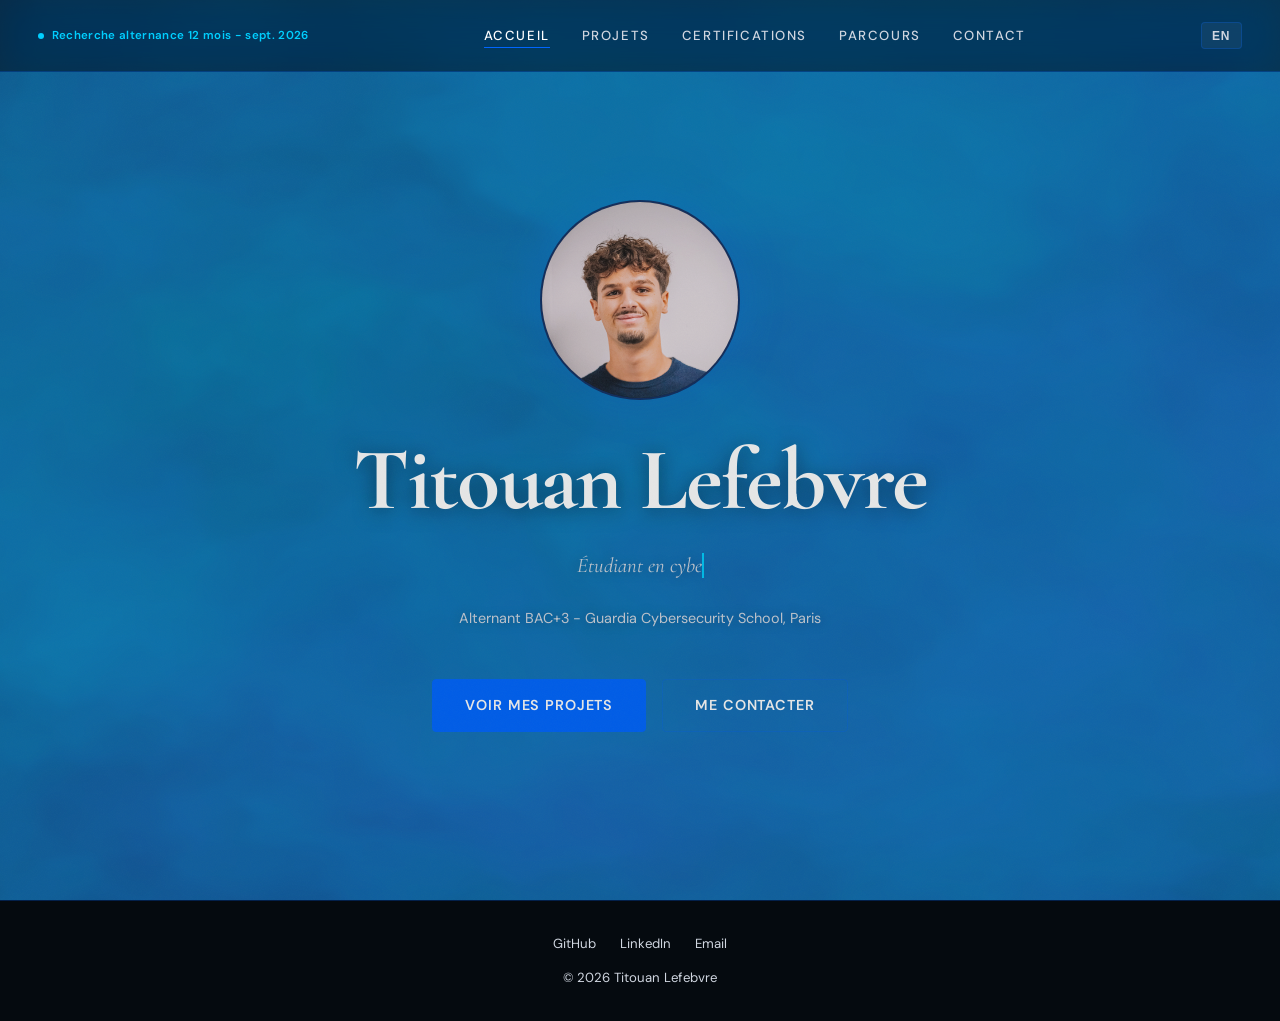
<file: index.html>
<!DOCTYPE html>
<html lang="fr" data-lang="fr">
<head>
  <meta charset="UTF-8">
  <meta name="viewport" content="width=device-width, initial-scale=1.0">
  <title>Titouan Lefebvre - Cybersécurité</title>
  <link rel="stylesheet" href="style.css">
</head>
<body>

<div class="page-transition"></div>
<div id="shader-bg"></div>
<div class="shader-veil"></div>

<nav class="navbar">
  <a href="index.html" class="nav-availability">
    <span class="pulse"></span>
    <span data-fr="Recherche alternance 12 mois - sept. 2026" data-en="Looking for 12-month apprenticeship - Sept. 2026">Recherche alternance 12 mois - sept. 2026</span>
  </a>
  <ul class="nav-center">
    <li><a href="index.html" class="nav-link" data-fr="Accueil" data-en="Home">Accueil</a></li>
    <li><a href="projets.html" class="nav-link" data-fr="Projets" data-en="Projects">Projets</a></li>
    <li><a href="certifications.html" class="nav-link" data-fr="Certifications" data-en="Certifications">Certifications</a></li>
    <li><a href="parcours.html" class="nav-link" data-fr="Parcours" data-en="Background">Parcours</a></li>
    <li><a href="contact.html" class="nav-link">Contact</a></li>
  </ul>
  <div class="nav-right">
    <button class="lang-toggle">EN</button>
    <button class="burger" aria-label="Menu"><span></span><span></span><span></span></button>
  </div>
</nav>
<div class="mobile-menu">
  <a href="index.html" class="nav-link" data-fr="Accueil" data-en="Home">Accueil</a>
  <a href="projets.html" class="nav-link" data-fr="Projets" data-en="Projects">Projets</a>
  <a href="certifications.html" class="nav-link" data-fr="Certifications" data-en="Certifications">Certifications</a>
  <a href="parcours.html" class="nav-link" data-fr="Parcours" data-en="Background">Parcours</a>
  <a href="contact.html" class="nav-link">Contact</a>
</div>

<div class="page-content">
  <section class="hero">
    <div class="hero__photo reveal">
      <img src="Photo.jpg" alt="Titouan Lefebvre" style="object-position: center 20%;">
    </div>
    <h1 class="hero__name reveal reveal-d1">Titouan <span class="accent">Lefebvre</span></h1>
    <p class="hero__tagline reveal reveal-d2">
      <span class="hero__typewriter" data-fr="Étudiant en cybersécurité" data-en="Cybersecurity student" data-text="Étudiant en cybersécurité"></span>
    </p>
    <p class="hero__tagline reveal reveal-d3" style="margin-top:1rem; font-style:normal; font-family:var(--font-body); font-size:.9rem; color:var(--white-muted);">
      <span data-fr="Alternant BAC+3 - Guardia Cybersecurity School, Paris" data-en="Work-study BAC+3 - Guardia Cybersecurity School, Paris">Alternant BAC+3 - Guardia Cybersecurity School, Paris</span>
    </p>
    <div class="hero__cta-group reveal reveal-d4">
      <a href="projets.html" class="btn btn--primary" data-fr="Voir mes projets" data-en="View my projects">Voir mes projets</a>
      <a href="contact.html" class="btn btn--outline" data-fr="Me contacter" data-en="Contact me">Me contacter</a>
    </div>
  </section>
</div>

<footer class="footer">
  <div class="footer__links">
    <a href="https://github.com/Bearwholovebeer" target="_blank" class="footer__link">GitHub</a>
    <a href="https://www.linkedin.com/in/titouan-lefebvre-le-brouster-031602282" target="_blank" class="footer__link">LinkedIn</a>
    <a href="contact.html" class="footer__link">Email</a>
  </div>
  <p>&copy; <span id="copyright-year"></span> Titouan Lefebvre</p>
</footer>

<script src="nav.js"></script>
</body>
</html>
</file>
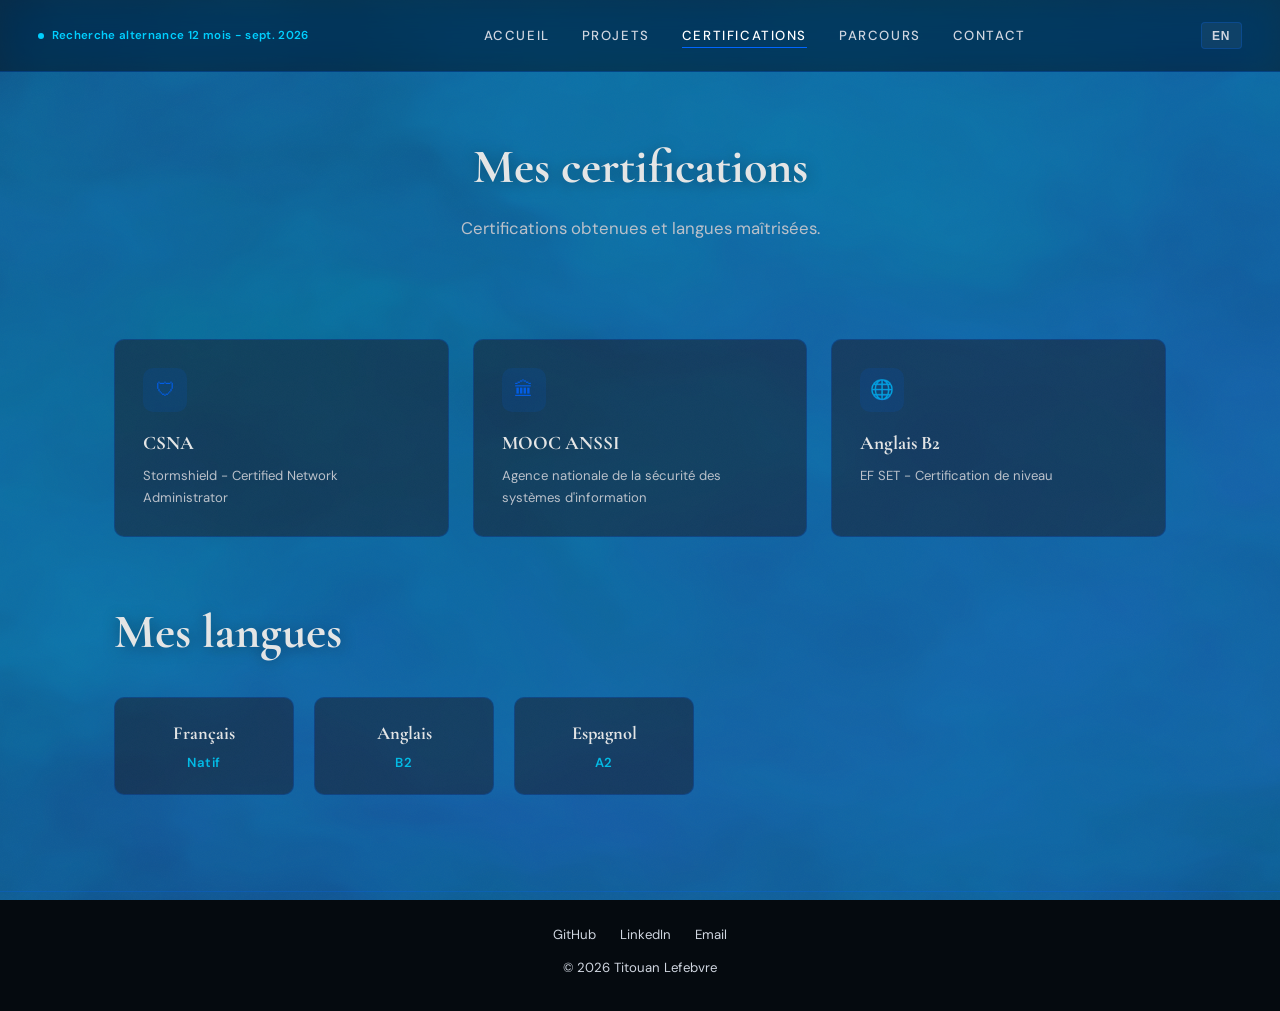
<file: certifications.html>
<!DOCTYPE html>
<html lang="fr" data-lang="fr">
<head>
  <meta charset="UTF-8">
  <meta name="viewport" content="width=device-width, initial-scale=1.0">
  <title>Certifications - Titouan Lefebvre</title>
  <link rel="stylesheet" href="style.css">
</head>
<body>
<div class="page-transition"></div>
<div id="shader-bg"></div>
<div class="shader-veil"></div>

<nav class="navbar">
  <a href="index.html" class="nav-availability"><span class="pulse"></span><span data-fr="Recherche alternance 12 mois - sept. 2026" data-en="Looking for 12-month apprenticeship - Sept. 2026">Recherche alternance 12 mois - sept. 2026</span></a>
  <ul class="nav-center">
    <li><a href="index.html" class="nav-link" data-fr="Accueil" data-en="Home">Accueil</a></li>
    <li><a href="projets.html" class="nav-link" data-fr="Projets" data-en="Projects">Projets</a></li>
    <li><a href="certifications.html" class="nav-link" data-fr="Certifications" data-en="Certifications">Certifications</a></li>
    <li><a href="parcours.html" class="nav-link" data-fr="Parcours" data-en="Background">Parcours</a></li>
    <li><a href="contact.html" class="nav-link">Contact</a></li>
  </ul>
  <div class="nav-right"><button class="lang-toggle">EN</button><button class="burger" aria-label="Menu"><span></span><span></span><span></span></button></div>
</nav>
<div class="mobile-menu">
  <a href="index.html" class="nav-link" data-fr="Accueil" data-en="Home">Accueil</a>
  <a href="projets.html" class="nav-link" data-fr="Projets" data-en="Projects">Projets</a>
  <a href="certifications.html" class="nav-link" data-fr="Certifications" data-en="Certifications">Certifications</a>
  <a href="parcours.html" class="nav-link" data-fr="Parcours" data-en="Background">Parcours</a>
  <a href="contact.html" class="nav-link">Contact</a>
</div>

<div class="page-content">
  <header class="page-header">
    <h1 class="section__title reveal"><span data-fr="Mes" data-en="My">Mes</span> <span class="accent" data-fr="certifications" data-en="certifications">certifications</span></h1>
    <p class="section__subtitle reveal reveal-d1" data-fr="Certifications obtenues et langues maîtrisées." data-en="Certifications earned and languages spoken.">Certifications obtenues et langues maîtrisées.</p>
  </header>
  <section class="section" style="padding-top:0">
    <div class="cert-grid">
      <div class="cert-card reveal"><div class="cert-card__icon">🛡</div><h3 class="cert-card__name">CSNA</h3><p class="cert-card__org" data-fr="Stormshield - Certified Network Administrator" data-en="Stormshield - Certified Network Administrator">Stormshield - Certified Network Administrator</p></div>
      <div class="cert-card reveal"><div class="cert-card__icon">🏛</div><h3 class="cert-card__name">MOOC ANSSI</h3><p class="cert-card__org" data-fr="Agence nationale de la sécurité des systèmes d'information" data-en="French national agency for information systems security">Agence nationale de la sécurité des systèmes d'information</p></div>
      <div class="cert-card reveal"><div class="cert-card__icon">🌐</div><h3 class="cert-card__name" data-fr="Anglais B2" data-en="English B2">Anglais B2</h3><p class="cert-card__org" data-fr="EF SET - Certification de niveau" data-en="EF SET - Level certification">EF SET - Certification de niveau</p></div>
    </div>
    <h2 class="section__title reveal" style="margin-bottom:1.5rem;"><span data-fr="Mes" data-en="My">Mes</span> <span class="accent" data-fr="langues" data-en="languages">langues</span></h2>
    <div class="langues-list reveal">
      <div class="langue-item"><p class="langue-item__name" data-fr="Français" data-en="French">Français</p><p class="langue-item__level" data-fr="Natif" data-en="Native">Natif</p></div>
      <div class="langue-item"><p class="langue-item__name" data-fr="Anglais" data-en="English">Anglais</p><p class="langue-item__level">B2</p></div>
      <div class="langue-item"><p class="langue-item__name" data-fr="Espagnol" data-en="Spanish">Espagnol</p><p class="langue-item__level">A2</p></div>
    </div>
  </section>
</div>

<footer class="footer">
  <div class="footer__links">
    <a href="https://github.com/Bearwholovebeer" target="_blank" class="footer__link">GitHub</a>
    <a href="https://www.linkedin.com/in/titouan-lefebvre-le-brouster-031602282" target="_blank" class="footer__link">LinkedIn</a>
    <a href="contact.html" class="footer__link">Email</a>
  </div>
  <p>&copy; <span id="copyright-year"></span> Titouan Lefebvre</p>
</footer>
<script src="nav.js"></script>
</body>
</html>
</file>
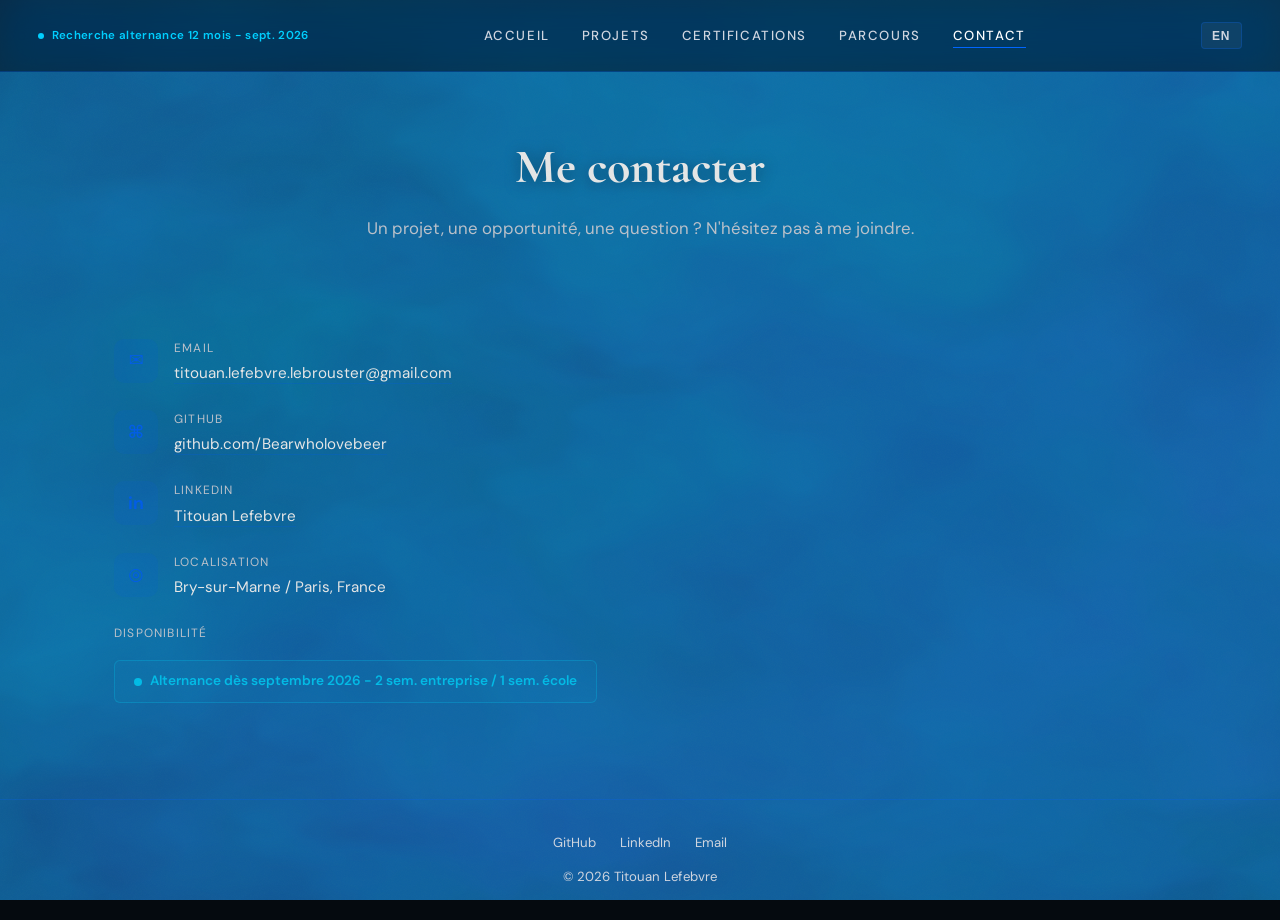
<file: contact.html>
<!DOCTYPE html>
<html lang="fr" data-lang="fr">
<head>
  <meta charset="UTF-8">
  <meta name="viewport" content="width=device-width, initial-scale=1.0">
  <title>Contact - Titouan Lefebvre</title>
  <link rel="stylesheet" href="style.css">
</head>
<body>
<div class="page-transition"></div>
<div id="shader-bg"></div>
<div class="shader-veil"></div>

<nav class="navbar">
  <a href="index.html" class="nav-availability"><span class="pulse"></span><span data-fr="Recherche alternance 12 mois - sept. 2026" data-en="Looking for 12-month apprenticeship - Sept. 2026">Recherche alternance 12 mois - sept. 2026</span></a>
  <ul class="nav-center">
    <li><a href="index.html" class="nav-link" data-fr="Accueil" data-en="Home">Accueil</a></li>
    <li><a href="projets.html" class="nav-link" data-fr="Projets" data-en="Projects">Projets</a></li>
    <li><a href="certifications.html" class="nav-link" data-fr="Certifications" data-en="Certifications">Certifications</a></li>
    <li><a href="parcours.html" class="nav-link" data-fr="Parcours" data-en="Background">Parcours</a></li>
    <li><a href="contact.html" class="nav-link">Contact</a></li>
  </ul>
  <div class="nav-right"><button class="lang-toggle">EN</button><button class="burger" aria-label="Menu"><span></span><span></span><span></span></button></div>
</nav>
<div class="mobile-menu">
  <a href="index.html" class="nav-link" data-fr="Accueil" data-en="Home">Accueil</a>
  <a href="projets.html" class="nav-link" data-fr="Projets" data-en="Projects">Projets</a>
  <a href="certifications.html" class="nav-link" data-fr="Certifications" data-en="Certifications">Certifications</a>
  <a href="parcours.html" class="nav-link" data-fr="Parcours" data-en="Background">Parcours</a>
  <a href="contact.html" class="nav-link">Contact</a>
</div>

<div class="page-content">
  <header class="page-header">
    <h1 class="section__title reveal"><span data-fr="Me" data-en="">Me</span> <span class="accent" data-fr="contacter" data-en="Contact me">contacter</span></h1>
    <p class="section__subtitle reveal reveal-d1" data-fr="Un projet, une opportunité, une question ? N'hésitez pas à me joindre." data-en="A project, an opportunity, a question? Don't hesitate to reach out.">Un projet, une opportunité, une question ? N'hésitez pas à me joindre.</p>
  </header>
  <section class="section" style="padding-top:0">
    <div class="contact-wrapper">
      <div class="contact-info">
        <div class="contact-info__item reveal"><div class="contact-info__icon">✉</div><div><p class="contact-info__label">Email</p><p class="contact-info__value"><a href="mailto:titouan.lefebvre.lebrouster@gmail.com">titouan.lefebvre.lebrouster@gmail.com</a></p></div></div>
        <div class="contact-info__item reveal"><div class="contact-info__icon">⌘</div><div><p class="contact-info__label">GitHub</p><p class="contact-info__value"><a href="https://github.com/Bearwholovebeer" target="_blank">github.com/Bearwholovebeer</a></p></div></div>
        <div class="contact-info__item reveal"><div class="contact-info__icon">in</div><div><p class="contact-info__label">LinkedIn</p><p class="contact-info__value"><a href="https://www.linkedin.com/in/titouan-lefebvre-le-brouster-031602282" target="_blank">Titouan Lefebvre</a></p></div></div>
        <div class="contact-info__item reveal"><div class="contact-info__icon">◎</div><div><p class="contact-info__label" data-fr="Localisation" data-en="Location">Localisation</p><p class="contact-info__value">Bry-sur-Marne / Paris, France</p></div></div>
        <div class="reveal"><p class="contact-info__label" style="margin-bottom:.5rem;" data-fr="Disponibilité" data-en="Availability">Disponibilité</p><div class="availability-badge" data-fr="Alternance dès septembre 2026 - 2 sem. entreprise / 1 sem. école" data-en="Apprenticeship from September 2026 - 2 weeks company / 1 week school">Alternance dès septembre 2026 - 2 sem. entreprise / 1 sem. école</div></div>
      </div>
    </div>
  </section>
</div>

<footer class="footer">
  <div class="footer__links">
    <a href="https://github.com/Bearwholovebeer" target="_blank" class="footer__link">GitHub</a>
    <a href="https://www.linkedin.com/in/titouan-lefebvre-le-brouster-031602282" target="_blank" class="footer__link">LinkedIn</a>
    <a href="contact.html" class="footer__link">Email</a>
  </div>
  <p>&copy; <span id="copyright-year"></span> Titouan Lefebvre</p>
</footer>
<script src="nav.js"></script>
</body>
</html>
</file>
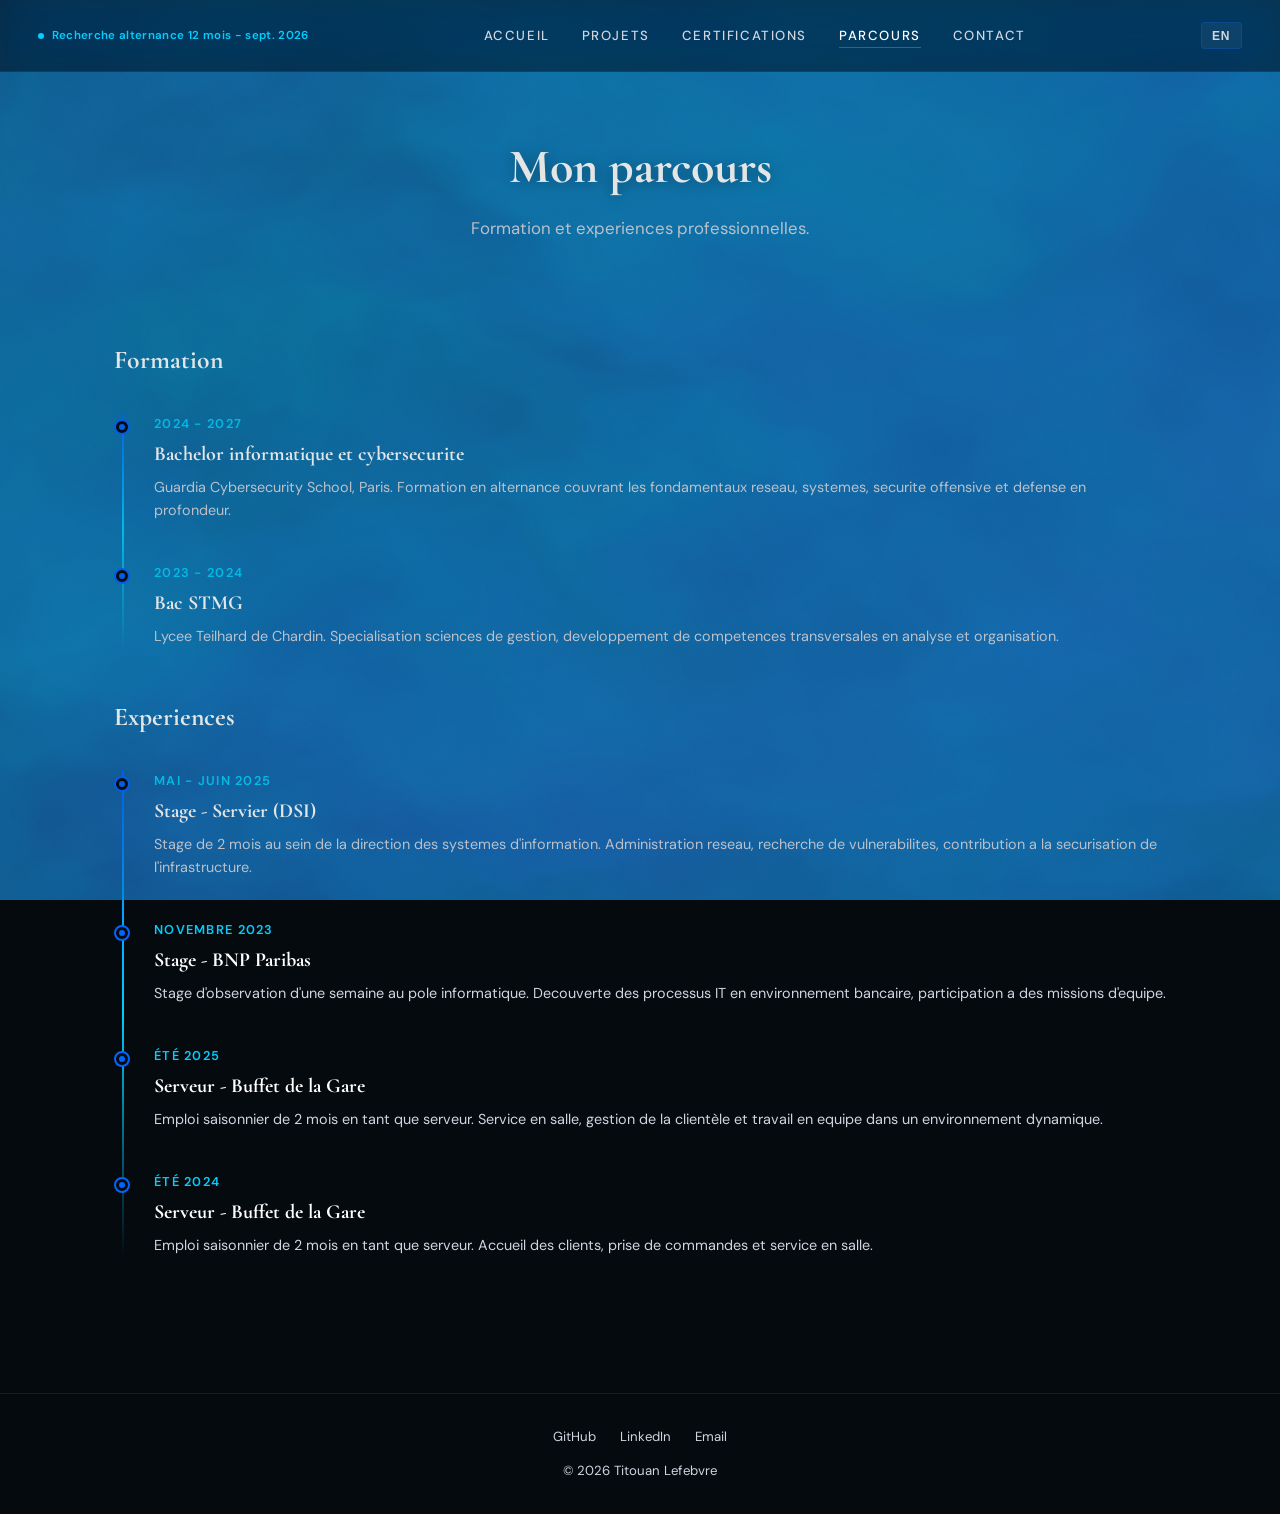
<file: parcours.html>
<!DOCTYPE html>
<html lang="fr" data-lang="fr">
<head>
  <meta charset="UTF-8">
  <meta name="viewport" content="width=device-width, initial-scale=1.0">
  <title>Parcours - Titouan Lefebvre</title>
  <link rel="stylesheet" href="style.css">
</head>
<body>
<div class="page-transition"></div>
<div id="shader-bg"></div>
<div class="shader-veil"></div>

<nav class="navbar">
  <a href="index.html" class="nav-availability"><span class="pulse"></span><span data-fr="Recherche alternance 12 mois - sept. 2026" data-en="Looking for 12-month apprenticeship - Sept. 2026">Recherche alternance 12 mois - sept. 2026</span></a>
  <ul class="nav-center">
    <li><a href="index.html" class="nav-link" data-fr="Accueil" data-en="Home">Accueil</a></li>
    <li><a href="projets.html" class="nav-link" data-fr="Projets" data-en="Projects">Projets</a></li>
    <li><a href="certifications.html" class="nav-link" data-fr="Certifications" data-en="Certifications">Certifications</a></li>
    <li><a href="parcours.html" class="nav-link" data-fr="Parcours" data-en="Background">Parcours</a></li>
    <li><a href="contact.html" class="nav-link">Contact</a></li>
  </ul>
  <div class="nav-right"><button class="lang-toggle">EN</button><button class="burger" aria-label="Menu"><span></span><span></span><span></span></button></div>
</nav>
<div class="mobile-menu">
  <a href="index.html" class="nav-link" data-fr="Accueil" data-en="Home">Accueil</a>
  <a href="projets.html" class="nav-link" data-fr="Projets" data-en="Projects">Projets</a>
  <a href="certifications.html" class="nav-link" data-fr="Certifications" data-en="Certifications">Certifications</a>
  <a href="parcours.html" class="nav-link" data-fr="Parcours" data-en="Background">Parcours</a>
  <a href="contact.html" class="nav-link">Contact</a>
</div>

<div class="page-content">
  <header class="page-header">
    <h1 class="section__title reveal"><span data-fr="Mon" data-en="My">Mon</span> <span class="accent" data-fr="parcours" data-en="background">parcours</span></h1>
    <p class="section__subtitle reveal reveal-d1" data-fr="Formation et experiences professionnelles." data-en="Education and professional experience.">Formation et experiences professionnelles.</p>
  </header>
  <section class="section" style="padding-top:0">
    <h2 class="timeline__section-title reveal" data-fr="Formation" data-en="Education">Formation</h2>
    <div class="timeline">
      <div class="timeline__block reveal"><div class="timeline__dot"></div><p class="timeline__date">2024 - 2027</p><h3 class="timeline__title" data-fr="Bachelor informatique et cybersecurite" data-en="Bachelor in IT and cybersecurity">Bachelor informatique et cybersecurite</h3><p class="timeline__desc" data-fr="Guardia Cybersecurity School, Paris. Formation en alternance couvrant les fondamentaux reseau, systemes, securite offensive et defense en profondeur." data-en="Guardia Cybersecurity School, Paris. Work-study program covering networking fundamentals, systems, offensive security and defense in depth.">Guardia Cybersecurity School, Paris. Formation en alternance couvrant les fondamentaux reseau, systemes, securite offensive et defense en profondeur.</p></div>
      <div class="timeline__block reveal"><div class="timeline__dot"></div><p class="timeline__date">2023 - 2024</p><h3 class="timeline__title" data-fr="Bac STMG" data-en="Bac STMG (management sciences)">Bac STMG</h3><p class="timeline__desc" data-fr="Lycee Teilhard de Chardin. Specialisation sciences de gestion, developpement de competences transversales en analyse et organisation." data-en="Lycee Teilhard de Chardin. Management sciences specialization, development of cross-functional skills in analysis and organization.">Lycee Teilhard de Chardin. Specialisation sciences de gestion, developpement de competences transversales en analyse et organisation.</p></div>
    </div>
    <h2 class="timeline__section-title reveal" style="margin-top:3rem;" data-fr="Experiences" data-en="Experience">Experiences</h2>
    <div class="timeline">
      <div class="timeline__block reveal"><div class="timeline__dot"></div><p class="timeline__date" data-fr="Mai - juin 2025" data-en="May - June 2025">Mai - juin 2025</p><h3 class="timeline__title" data-fr="Stage - Servier (DSI)" data-en="Internship - Servier (IT dept.)">Stage - Servier (DSI)</h3><p class="timeline__desc" data-fr="Stage de 2 mois au sein de la direction des systemes d'information. Administration reseau, recherche de vulnerabilites, contribution a la securisation de l'infrastructure." data-en="2-month internship within the IT department. Network administration, vulnerability research, contribution to infrastructure security.">Stage de 2 mois au sein de la direction des systemes d'information. Administration reseau, recherche de vulnerabilites, contribution a la securisation de l'infrastructure.</p></div>
      <div class="timeline__block reveal"><div class="timeline__dot"></div><p class="timeline__date" data-fr="Novembre 2023" data-en="November 2023">Novembre 2023</p><h3 class="timeline__title" data-fr="Stage - BNP Paribas" data-en="Internship - BNP Paribas">Stage - BNP Paribas</h3><p class="timeline__desc" data-fr="Stage d'observation d'une semaine au pole informatique. Decouverte des processus IT en environnement bancaire, participation a des missions d'equipe." data-en="One-week observation internship in the IT department. Discovery of IT processes in a banking environment, participation in team missions.">Stage d'observation d'une semaine au pole informatique. Decouverte des processus IT en environnement bancaire, participation a des missions d'equipe.</p></div>
      <div class="timeline__block reveal"><div class="timeline__dot"></div><p class="timeline__date" data-fr="Été 2025" data-en="Summer 2025">Été 2025</p><h3 class="timeline__title" data-fr="Serveur - Buffet de la Gare" data-en="Waiter - Buffet de la Gare">Serveur - Buffet de la Gare</h3><p class="timeline__desc" data-fr="Emploi saisonnier de 2 mois en tant que serveur. Service en salle, gestion de la clientèle et travail en equipe dans un environnement dynamique." data-en="2-month seasonal job as a waiter. Table service, customer management and teamwork in a fast-paced environment.">Emploi saisonnier de 2 mois en tant que serveur. Service en salle, gestion de la clientele et travail en equipe dans un environnement dynamique.</p></div>
      <div class="timeline__block reveal"><div class="timeline__dot"></div><p class="timeline__date" data-fr="Été 2024" data-en="Summer 2024">Été 2024</p><h3 class="timeline__title" data-fr="Serveur - Buffet de la Gare" data-en="Waiter - Buffet de la Gare">Serveur - Buffet de la Gare</h3><p class="timeline__desc" data-fr="Emploi saisonnier de 2 mois en tant que serveur. Accueil des clients, prise de commandes et service en salle." data-en="2-month seasonal job as a waiter. Welcoming customers, taking orders and table service.">Emploi saisonnier de 2 mois en tant que serveur. Accueil des clients, prise de commandes et service en salle.</p></div>
    </div>
  </section>
</div>

<footer class="footer">
  <div class="footer__links">
    <a href="https://github.com/Bearwholovebeer" target="_blank" class="footer__link">GitHub</a>
    <a href="https://www.linkedin.com/in/titouan-lefebvre-le-brouster-031602282" target="_blank" class="footer__link">LinkedIn</a>
    <a href="contact.html" class="footer__link">Email</a>
  </div>
  <p>&copy; <span id="copyright-year"></span> Titouan Lefebvre</p>
</footer>
<script src="nav.js"></script>
</body>
</html>
</file>
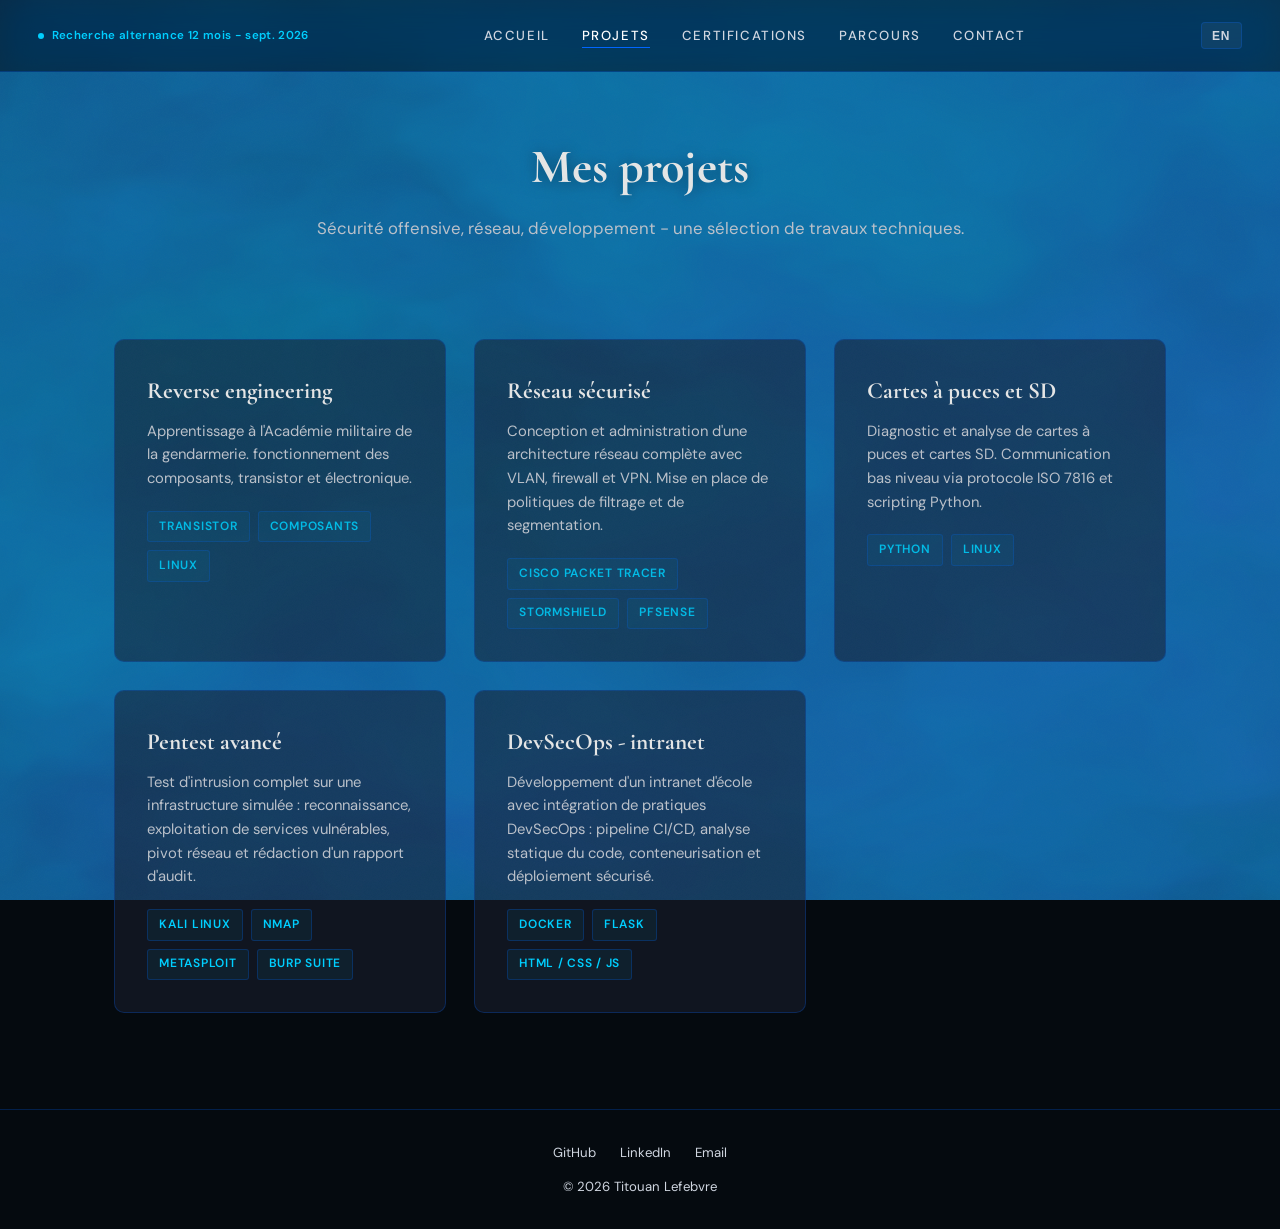
<file: projets.html>
<!DOCTYPE html>
<html lang="fr" data-lang="fr">
<head>
  <meta charset="UTF-8">
  <meta name="viewport" content="width=device-width, initial-scale=1.0">
  <title>Projets - Titouan Lefebvre</title>
  <link rel="stylesheet" href="style.css">
</head>
<body>

<div class="page-transition"></div>
<div id="shader-bg"></div>
<div class="shader-veil"></div>

<nav class="navbar">
  <a href="index.html" class="nav-availability">
    <span class="pulse"></span>
    <span data-fr="Recherche alternance 12 mois - sept. 2026" data-en="Looking for 12-month apprenticeship - Sept. 2026">Recherche alternance 12 mois - sept. 2026</span>
  </a>
  <ul class="nav-center">
    <li><a href="index.html" class="nav-link" data-fr="Accueil" data-en="Home">Accueil</a></li>
    <li><a href="projets.html" class="nav-link" data-fr="Projets" data-en="Projects">Projets</a></li>
    <li><a href="certifications.html" class="nav-link" data-fr="Certifications" data-en="Certifications">Certifications</a></li>
    <li><a href="parcours.html" class="nav-link" data-fr="Parcours" data-en="Background">Parcours</a></li>
    <li><a href="contact.html" class="nav-link">Contact</a></li>
  </ul>
  <div class="nav-right">
    <button class="lang-toggle">EN</button>
    <button class="burger" aria-label="Menu"><span></span><span></span><span></span></button>
  </div>
</nav>
<div class="mobile-menu">
  <a href="index.html" class="nav-link" data-fr="Accueil" data-en="Home">Accueil</a>
  <a href="projets.html" class="nav-link" data-fr="Projets" data-en="Projects">Projets</a>
  <a href="certifications.html" class="nav-link" data-fr="Certifications" data-en="Certifications">Certifications</a>
  <a href="parcours.html" class="nav-link" data-fr="Parcours" data-en="Background">Parcours</a>
  <a href="contact.html" class="nav-link">Contact</a>
</div>

<div class="page-content">
  <header class="page-header">
    <h1 class="section__title reveal"><span data-fr="Mes" data-en="My">Mes</span> <span class="accent" data-fr="projets" data-en="projects">projets</span></h1>
    <p class="section__subtitle reveal reveal-d1" data-fr="Sécurité offensive, réseau, développement - une sélection de travaux techniques." data-en="Offensive security, networking, development - a selection of technical work.">Sécurité offensive, réseau, développement - une sélection de travaux techniques.</p>
  </header>

  <section class="section" style="padding-top:0">
    <div class="card-grid">
      <article class="card reveal">
        <h3 class="card__title" data-fr="Reverse engineering" data-en="Reverse engineering">Reverse engineering</h3>
        <p class="card__desc" data-fr="Apprentissage à l'Académie militaire de la gendarmerie. fonctionnement des composants, transistor et électronique." data-en="Training at the military academy of the gendarmerie. Binary analysis, disassembly and understanding of execution flows.">Apprentissage à l'Académie militaire de la gendarmerie. Analyse de binaires, désassemblage et compréhension des flux d'exécution.</p>
        <div class="card__tags"><span class="tag">Transistor</span><span class="tag">Composants</span><span class="tag">Linux</span></div>
      </article>
      <article class="card reveal">
        <h3 class="card__title" data-fr="Réseau sécurisé" data-en="Secure network">Réseau sécurisé</h3>
        <p class="card__desc" data-fr="Conception et administration d'une architecture réseau complète avec VLAN, firewall et VPN. Mise en place de politiques de filtrage et de segmentation." data-en="Design and administration of a complete network architecture with VLAN, firewall and VPN. Implementation of filtering and segmentation policies.">Conception et administration d'une architecture réseau complète avec VLAN, firewall et VPN. Mise en place de politiques de filtrage et de segmentation.</p>
        <div class="card__tags"><span class="tag">Cisco Packet Tracer</span><span class="tag">Stormshield</span><span class="tag">pfSense</span></div>
      </article>
      <article class="card reveal">
        <h3 class="card__title" data-fr="Cartes à puces et SD" data-en="Smart cards and SD">Cartes à puces et SD</h3>
        <p class="card__desc" data-fr="Diagnostic et analyse de cartes à puces et cartes SD. Communication bas niveau via protocole ISO 7816 et scripting Python." data-en="Diagnosis and analysis of smart cards and SD cards. Low-level communication via ISO 7816 protocol and Python scripting.">Diagnostic et analyse de cartes à puces et cartes SD. Communication bas niveau via protocole ISO 7816 et scripting Python.</p>
        <div class="card__tags"><span class="tag">Python</span><span class="tag">Linux</span></div>
      </article>
      <article class="card reveal">
        <h3 class="card__title" data-fr="Pentest avancé" data-en="Advanced pentest">Pentest avancé</h3>
        <p class="card__desc" data-fr="Test d'intrusion complet sur une infrastructure simulée : reconnaissance, exploitation de services vulnérables, pivot réseau et rédaction d'un rapport d'audit." data-en="Full penetration test on a simulated infrastructure: reconnaissance, exploitation of vulnerable services, network pivoting and audit report writing.">Test d'intrusion complet sur une infrastructure simulée : reconnaissance, exploitation de services vulnérables, pivot réseau et rédaction d'un rapport d'audit.</p>
        <div class="card__tags"><span class="tag">Kali Linux</span><span class="tag">Nmap</span><span class="tag">Metasploit</span><span class="tag">Burp Suite</span></div>
      </article>
      <article class="card reveal">
        <h3 class="card__title" data-fr="DevSecOps - intranet" data-en="DevSecOps - intranet">DevSecOps - intranet</h3>
        <p class="card__desc" data-fr="Développement d'un intranet d'école avec intégration de pratiques DevSecOps : pipeline CI/CD, analyse statique du code, conteneurisation et déploiement sécurisé." data-en="Development of a school intranet with DevSecOps practices: CI/CD pipeline, static code analysis, containerization and secure deployment.">Développement d'un intranet d'école avec intégration de pratiques DevSecOps : pipeline CI/CD, analyse statique du code, conteneurisation et déploiement sécurisé.</p>
        <div class="card__tags"><span class="tag">Docker</span><span class="tag">Flask</span><span class="tag">HTML / CSS / JS</span></div>
      </article>
    </div>
  </section>
</div>

<footer class="footer">
  <div class="footer__links">
    <a href="https://github.com/Bearwholovebeer" target="_blank" class="footer__link">GitHub</a>
    <a href="https://www.linkedin.com/in/titouan-lefebvre-le-brouster-031602282" target="_blank" class="footer__link">LinkedIn</a>
    <a href="contact.html" class="footer__link">Email</a>
  </div>
  <p>&copy; <span id="copyright-year"></span> Titouan Lefebvre</p>
</footer>
<script src="nav.js"></script>
</body>
</html>
</file>
<file: style.css>
/* Portfolio - Titouan Lefebvre */

@import url('https://fonts.googleapis.com/css2?family=Cormorant+Garamond:ital,wght@0,400;0,600;0,700;1,400&family=DM+Sans:ital,wght@0,400;0,500;0,700;1,400&display=swap');

:root {
  --bg: #050A0F;
  --bg-card: #1A2030;
  --blue: #0066FF;
  --blue-dark: #005CE6;
  --cyan: #00CFFF;
  --white: #FFFFFF;
  --white-muted: #D0D6E0;
  --border: rgba(0, 102, 255, 0.25);
  --border-hover: rgba(0, 207, 255, 0.45);
  --glass: rgba(26, 32, 48, 0.55);
  --font-display: 'Cormorant Garamond', Georgia, serif;
  --font-body: 'DM Sans', system-ui, sans-serif;
  --ease: cubic-bezier(.25, .46, .45, .94);
  --ease-out: cubic-bezier(.22, 1, .36, 1);

  /* custom cursor: clean arrow, cyan tinted */
  --cursor-default: url("data:image/svg+xml,%3Csvg xmlns='http://www.w3.org/2000/svg' width='20' height='24' viewBox='0 0 20 24'%3E%3Cpath d='M1 1l7 20 2.5-7.5L18 11z' fill='%23F0F4FF' stroke='%23005CE6' stroke-width='1.2' stroke-linejoin='round'/%3E%3C/svg%3E") 1 1, auto;
  --cursor-pointer: url("data:image/svg+xml,%3Csvg xmlns='http://www.w3.org/2000/svg' width='20' height='24' viewBox='0 0 20 24'%3E%3Cpath d='M1 1l7 20 2.5-7.5L18 11z' fill='%2300CFFF' stroke='%23005CE6' stroke-width='1.2' stroke-linejoin='round'/%3E%3C/svg%3E") 1 1, pointer;
}

*, *::before, *::after { margin: 0; padding: 0; box-sizing: border-box; }
html { scroll-behavior: smooth; font-size: 16px; }

body {
  font-family: var(--font-body);
  background: var(--bg);
  color: var(--white);
  line-height: 1.65;
  overflow-x: hidden;
  -webkit-font-smoothing: antialiased;
  cursor: var(--cursor-default);
}

a, button, .card, .cert-card, .tag, .nav-link, .lang-toggle {
  cursor: var(--cursor-pointer);
}

/* grain */
body::before {
  content: '';
  position: fixed;
  inset: 0;
  z-index: 9999;
  pointer-events: none;
  opacity: .03;
  background-image: url("data:image/svg+xml,%3Csvg viewBox='0 0 256 256' xmlns='http://www.w3.org/2000/svg'%3E%3Cfilter id='n'%3E%3CfeTurbulence type='fractalNoise' baseFrequency='0.85' numOctaves='4' stitchTiles='stitch'/%3E%3C/filter%3E%3Crect width='100%25' height='100%25' filter='url(%23n)'/%3E%3C/svg%3E");
  background-repeat: repeat;
  background-size: 180px;
}

/* shader background */
#shader-bg {
  position: fixed;
  inset: 0;
  z-index: 0;
  opacity: 0;
  transition: opacity 1.5s ease;
}
#shader-bg.loaded { opacity: 1; }
#shader-bg canvas {
  width: 100%;
  height: 100%;
  display: block;
}
.shader-veil {
  position: fixed;
  inset: 0;
  z-index: 1;
  background: rgba(5, 10, 15, 0.1);
  pointer-events: none;
}

/* page transition */
.page-transition {
  position: fixed;
  inset: 0;
  z-index: 99999;
  background: var(--bg);
  opacity: 0;
  pointer-events: none;
  transition: opacity .3s ease;
}
.page-transition.active {
  opacity: 1;
  pointer-events: all;
}

/* page enter */
.page-content {
  opacity: 0;
  transform: translateY(16px);
  animation: fadeSlideIn .5s .05s var(--ease-out) forwards;
}
@keyframes fadeSlideIn {
  to { opacity: 1; transform: none; }
}

/* navigation */
.navbar {
  position: fixed;
  top: 0;
  left: 0;
  right: 0;
  z-index: 10000;
  padding: 0 clamp(1rem, 3vw, 3rem);
  height: 72px;
  display: flex;
  align-items: center;
  justify-content: space-between;
  backdrop-filter: blur(16px) saturate(1.4);
  -webkit-backdrop-filter: blur(16px) saturate(1.4);
  background: rgba(5, 10, 15, 0.55);
  border-bottom: 1px solid var(--border);
}

.nav-availability {
  display: flex;
  align-items: center;
  gap: .45rem;
  font-size: .72rem;
  font-weight: 600;
  color: var(--cyan);
  letter-spacing: .03em;
  white-space: nowrap;
  text-decoration: none;
  flex-shrink: 0;
}
.nav-availability .pulse {
  width: 6px;
  height: 6px;
  background: var(--cyan);
  border-radius: 50%;
  flex-shrink: 0;
  animation: pulse-dot 2s infinite;
}
@keyframes pulse-dot {
  0%, 100% { opacity: 1; }
  50% { opacity: .3; }
}

.nav-center {
  display: flex;
  gap: 2rem;
  list-style: none;
}
.nav-link {
  font-size: .825rem;
  font-weight: 500;
  color: var(--white-muted);
  text-decoration: none;
  text-transform: uppercase;
  letter-spacing: .12em;
  position: relative;
  transition: color .3s;
}
.nav-link::after {
  content: '';
  position: absolute;
  bottom: -4px;
  left: 0;
  width: 0;
  height: 1.5px;
  background: var(--blue);
  transition: width .35s var(--ease-out);
}
.nav-link:hover,
.nav-link.active { color: var(--white); }
.nav-link:hover::after,
.nav-link.active::after { width: 100%; }

.lang-toggle {
  font-size: .75rem;
  font-weight: 600;
  color: var(--white-muted);
  background: rgba(255, 255, 255, 0.05);
  border: 1px solid var(--border);
  border-radius: 4px;
  padding: .35rem .65rem;
  letter-spacing: .06em;
  transition: color .3s, border-color .3s;
  flex-shrink: 0;
}
.lang-toggle:hover {
  color: var(--white);
  border-color: var(--cyan);
}

.burger {
  display: none;
  flex-direction: column;
  gap: 5px;
  background: none;
  border: none;
  padding: 6px;
  z-index: 10001;
}
.burger span {
  display: block;
  width: 26px;
  height: 2px;
  background: var(--white);
  border-radius: 2px;
  transition: transform .3s, opacity .2s;
}
.burger.open span:nth-child(1) { transform: translateY(7px) rotate(45deg); }
.burger.open span:nth-child(2) { opacity: 0; }
.burger.open span:nth-child(3) { transform: translateY(-7px) rotate(-45deg); }

.mobile-menu {
  position: fixed;
  inset: 0;
  z-index: 9999;
  background: rgba(5, 10, 15, 0.96);
  backdrop-filter: blur(24px);
  display: flex;
  flex-direction: column;
  align-items: center;
  justify-content: center;
  gap: 2rem;
  opacity: 0;
  pointer-events: none;
  transition: opacity .35s;
}
.mobile-menu.open { opacity: 1; pointer-events: all; }
.mobile-menu .nav-link { font-size: 1.5rem; letter-spacing: .08em; }

.nav-right {
  display: flex;
  align-items: center;
  gap: .75rem;
}

@media (max-width: 900px) {
  .nav-center { display: none; }
  .burger { display: flex; }
  .nav-availability { font-size: .6rem; max-width: 180px; white-space: normal; line-height: 1.3; }
}

/* hero */
.hero {
  min-height: 100vh;
  display: flex;
  flex-direction: column;
  align-items: center;
  justify-content: center;
  text-align: center;
  padding: 6rem 1.5rem 4rem;
  position: relative;
  z-index: 2;
}

.hero__photo {
  width: 200px;
  height: 200px;
  border-radius: 50%;
  border: 2px solid var(--border);
  background: var(--bg-card);
  margin-bottom: 2rem;
  overflow: hidden;
  display: flex;
  align-items: center;
  justify-content: center;
  position: relative;
  box-shadow: 0 0 50px rgba(0, 102, 255, 0.15);
}
.hero__photo img {
  width: 100%;
  height: 100%;
  object-fit: cover;
  display: block;
}

.hero__name {
  font-family: var(--font-display);
  font-size: clamp(2.8rem, 7vw, 5.5rem);
  font-weight: 700;
  line-height: 1.1;
  letter-spacing: -.02em;
  margin-bottom: 1.25rem;
  text-shadow: 0 2px 20px rgba(0, 0, 0, 0.5);
}
.hero__name .accent { color: #FFFFFF; }
.hero__tagline {
  font-size: clamp(1rem, 2.2vw, 1.3rem);
  color: var(--white-muted);
  max-width: 600px;
  margin-bottom: .5rem;
  font-style: italic;
  font-family: var(--font-display);
  text-shadow: 0 1px 12px rgba(0, 0, 0, 0.4);
}
.hero__typewriter {
  display: inline;
  border-right: 2px solid var(--cyan);
  animation: blink .75s step-end infinite;
}
@keyframes blink { 50% { border-color: transparent; } }

.hero__cta-group {
  display: flex;
  gap: 1rem;
  margin-top: 2.5rem;
  flex-wrap: wrap;
  justify-content: center;
}

/* buttons */
.btn {
  display: inline-flex;
  align-items: center;
  gap: .5rem;
  font-family: var(--font-body);
  font-weight: 600;
  font-size: .9rem;
  letter-spacing: .06em;
  text-transform: uppercase;
  text-decoration: none;
  padding: .85rem 2rem;
  border-radius: 4px;
  border: 1px solid var(--border);
  transition: all .35s var(--ease);
}
.btn--primary {
  background: var(--blue);
  color: #fff;
  border-color: var(--blue);
}
.btn--primary:hover {
  background: var(--blue-dark);
  box-shadow: 0 0 30px rgba(0, 102, 255, 0.3);
  transform: translateY(-2px);
}
.btn--outline {
  background: transparent;
  color: var(--white);
}
.btn--outline:hover {
  border-color: var(--cyan);
  color: var(--cyan);
  transform: translateY(-2px);
}

/* sections */
.section {
  max-width: 1100px;
  margin: 0 auto;
  padding: 6rem 1.5rem;
  position: relative;
  z-index: 2;
}
.section__title {
  font-family: var(--font-display);
  font-size: clamp(2rem, 4.5vw, 3rem);
  font-weight: 700;
  margin-bottom: .5rem;
  text-shadow: 0 2px 16px rgba(0, 0, 0, 0.4);
}
.section__title .accent { color: #FFFFFF; }
.section__subtitle {
  color: var(--white-muted);
  font-size: 1.05rem;
  margin-bottom: 3rem;
}

/* cards */
.card-grid {
  display: grid;
  grid-template-columns: repeat(auto-fill, minmax(320px, 1fr));
  gap: 1.75rem;
}
.card {
  background: var(--glass);
  border: 1px solid var(--border);
  border-radius: 10px;
  padding: 2rem;
  backdrop-filter: blur(12px);
  -webkit-backdrop-filter: blur(12px);
  transition: transform .35s var(--ease-out), border-color .35s, box-shadow .35s;
  position: relative;
  overflow: hidden;
}
.card::before {
  content: '';
  position: absolute;
  top: 0; left: 0; right: 0;
  height: 2px;
  background: linear-gradient(90deg, transparent, var(--blue), transparent);
  opacity: 0;
  transition: opacity .35s;
}
.card:hover {
  transform: translateY(-6px);
  border-color: var(--border-hover);
  box-shadow: 0 16px 48px rgba(0, 102, 255, 0.08);
}
.card:hover::before { opacity: 1; }
.card__title {
  font-family: var(--font-display);
  font-size: 1.45rem;
  font-weight: 700;
  margin-bottom: .6rem;
}
.card__desc {
  color: var(--white-muted);
  font-size: .925rem;
  line-height: 1.6;
  margin-bottom: 1.25rem;
}
.card__tags { display: flex; flex-wrap: wrap; gap: .5rem; }
.tag {
  display: inline-block;
  font-size: .75rem;
  font-weight: 600;
  letter-spacing: .06em;
  text-transform: uppercase;
  padding: .3rem .7rem;
  border: 1px solid var(--border);
  border-radius: 3px;
  color: var(--cyan);
  background: rgba(0, 207, 255, 0.06);
}

/* certifications */
.cert-grid {
  display: grid;
  grid-template-columns: repeat(auto-fill, minmax(300px, 1fr));
  gap: 1.5rem;
  margin-bottom: 3.5rem;
}
.cert-card {
  background: var(--glass);
  border: 1px solid var(--border);
  border-radius: 10px;
  padding: 1.75rem;
  backdrop-filter: blur(12px);
  -webkit-backdrop-filter: blur(12px);
  transition: transform .35s var(--ease-out), border-color .35s, box-shadow .35s;
}
.cert-card:hover {
  transform: translateY(-4px);
  border-color: var(--border-hover);
  box-shadow: 0 12px 36px rgba(0, 102, 255, 0.07);
}
.cert-card__icon {
  width: 44px; height: 44px; border-radius: 10px;
  background: rgba(0, 102, 255, 0.12);
  display: flex; align-items: center; justify-content: center;
  font-size: 1.2rem; margin-bottom: 1rem; color: var(--blue);
}
.cert-card__name { font-family: var(--font-display); font-size: 1.2rem; font-weight: 700; margin-bottom: .35rem; }
.cert-card__org { font-size: .82rem; color: var(--white-muted); }

/* langues */
.langues-list { display: flex; flex-wrap: wrap; gap: 1.25rem; }
.langue-item {
  background: var(--glass);
  border: 1px solid var(--border);
  border-radius: 10px;
  padding: 1.25rem 1.75rem;
  backdrop-filter: blur(12px);
  -webkit-backdrop-filter: blur(12px);
  min-width: 180px;
  text-align: center;
}
.langue-item__name { font-family: var(--font-display); font-size: 1.15rem; font-weight: 700; margin-bottom: .25rem; }
.langue-item__level { font-size: .82rem; color: var(--cyan); font-weight: 600; letter-spacing: .05em; }

/* timeline */
.timeline { position: relative; padding-left: 2.5rem; }
.timeline::before {
  content: ''; position: absolute; left: 8px; top: 0; bottom: 0;
  width: 1.5px;
  background: linear-gradient(180deg, var(--blue), var(--cyan), transparent);
}
.timeline__block { position: relative; margin-bottom: 2.5rem; }
.timeline__dot {
  position: absolute; left: -2.5rem; top: 6px; width: 16px; height: 16px;
  border-radius: 50%; background: var(--bg); border: 2px solid var(--blue); z-index: 1;
}
.timeline__dot::after {
  content: ''; position: absolute; top: 50%; left: 50%;
  width: 6px; height: 6px; background: var(--blue); border-radius: 50%;
  transform: translate(-50%, -50%);
}
.timeline__date { font-size: .8rem; font-weight: 600; color: var(--cyan); text-transform: uppercase; letter-spacing: .1em; margin-bottom: .25rem; }
.timeline__title { font-family: var(--font-display); font-size: 1.25rem; font-weight: 700; margin-bottom: .3rem; }
.timeline__desc { color: var(--white-muted); font-size: .9rem; line-height: 1.6; }
.timeline__section-title { font-family: var(--font-display); font-size: 1.6rem; font-weight: 700; margin-bottom: 2rem; color: #FFFFFF; }

/* contact */
.contact-wrapper { max-width: 600px; position: relative; z-index: 2; }
.contact-info { display: flex; flex-direction: column; gap: 1.5rem; }
.contact-info__item { display: flex; align-items: flex-start; gap: 1rem; }
.contact-info__icon {
  width: 44px; height: 44px; border-radius: 10px;
  background: rgba(0, 102, 255, 0.12);
  display: flex; align-items: center; justify-content: center;
  flex-shrink: 0; color: var(--blue); font-size: 1.1rem; font-weight: 700;
}
.contact-info__label { font-size: .75rem; text-transform: uppercase; letter-spacing: .1em; color: var(--white-muted); margin-bottom: .15rem; }
.contact-info__value { font-size: .95rem; color: var(--white); }
.contact-info__value a {
  color: var(--white); text-decoration: none;
  border-bottom: 1px solid var(--border);
  transition: border-color .3s, color .3s;
}
.contact-info__value a:hover { border-color: var(--cyan); color: var(--cyan); }
.availability-badge {
  display: inline-flex; align-items: center; gap: .5rem;
  padding: .6rem 1.2rem;
  border: 1px solid rgba(0, 207, 255, 0.3);
  border-radius: 6px;
  background: rgba(0, 207, 255, 0.06);
  font-size: .85rem; font-weight: 600; color: var(--cyan); margin-top: .5rem;
}
.availability-badge::before {
  content: ''; width: 8px; height: 8px;
  background: var(--cyan); border-radius: 50%;
  animation: pulse-dot 2s infinite;
}

/* footer */
.footer {
  border-top: 1px solid var(--border);
  padding: 2rem 1.5rem;
  text-align: center;
  color: var(--white-muted);
  font-size: .825rem;
  position: relative;
  z-index: 2;
}
.footer__links { display: flex; justify-content: center; gap: 1.5rem; margin-bottom: .75rem; }
.footer__link { color: var(--white-muted); text-decoration: none; transition: color .3s; }
.footer__link:hover { color: var(--cyan); }

/* page header */
.page-header { padding: 8rem 1.5rem 3rem; text-align: center; position: relative; z-index: 2; }

/* scroll reveal */
.reveal {
  opacity: 0; transform: translateY(30px);
  transition: opacity .7s var(--ease), transform .7s var(--ease);
}
.reveal.visible { opacity: 1; transform: none; }
.reveal-d1 { transition-delay: .1s; }
.reveal-d2 { transition-delay: .2s; }
.reveal-d3 { transition-delay: .3s; }
.reveal-d4 { transition-delay: .4s; }

/* responsive */
@media (max-width: 600px) {
  .card-grid { grid-template-columns: 1fr; }
  .cert-grid { grid-template-columns: 1fr; }
  .hero__name { font-size: 2.4rem; }
  .hero__photo { width: 170px; height: 170px; }
  .section { padding: 4rem 1.25rem; }
  .timeline { padding-left: 2rem; }
  .langues-list { flex-direction: column; }
  .langue-item { min-width: auto; }
}
</file>
